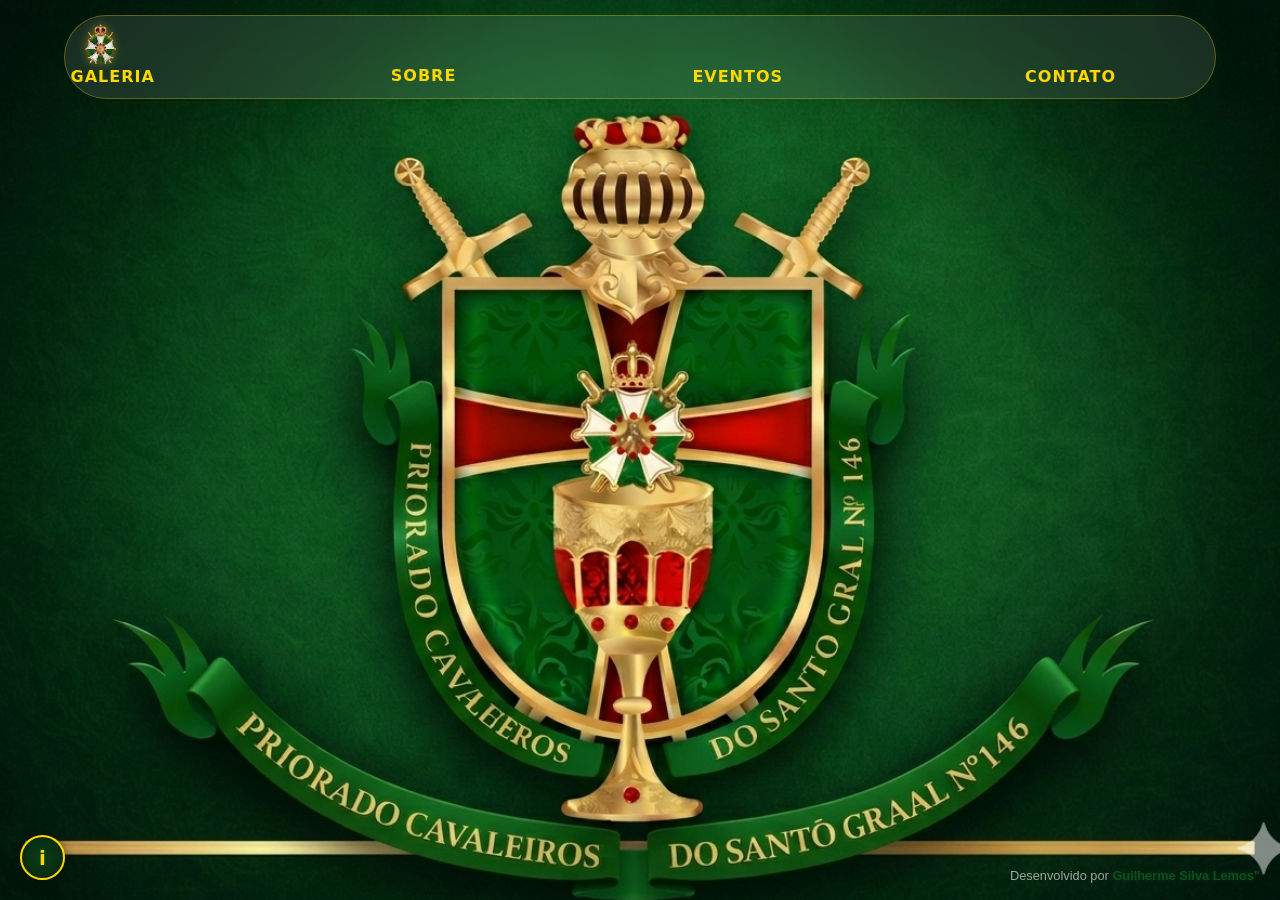
<file: index.html>
<!DOCTYPE html>
<html lang="en">
<head>
    <meta charset="UTF-8">
    <meta http-equiv="X-UA-Compatible" content="IE=edge">
    <meta name="viewport" content="width=device-width, initial-scale=1.0">
    <link rel="stylesheet" href="https://cdn.jsdelivr.net/npm/bootstrap-icons@1.13.1/font/bootstrap-icons.min.css">
    <link href="https://cdn.jsdelivr.net/npm/bootstrap@5.3.8/dist/css/bootstrap.min.css" rel="stylesheet" integrity="sha384-sRIl4kxILFvY47J16cr9ZwB07vP4J8+LH7qKQnuqkuIAvNWLzeN8tE5YBujZqJLB" crossorigin="anonymous">
    <title>Priorado 146</title>
    <link rel="stylesheet" href="styles.css">
</head>
<body>
        <div class="hero">
            <div class="navbar">
    <img src="brasao.png" alt="Logo Priorado" class="navbar-logo">
    <div class="nav-links">
        <button class="nav-btn" onclick="window.location.href='galeria.html'">Galeria</button>
        <a href="sobre.html" class="nav-btn" style="text-decoration: none; display: inline-block;">Sobre</a>
        <button class="nav-btn" onclick="window.location.href='evento.html'">Eventos</button>
        <button class="nav-btn" onclick="mostrarContatos()">Contato</button>
        <button class="nav-btn" onclick="window.location.href='honorificos.html'">Honoríficos</button>
    </div>
</div>
    <div class="modal fade" id="modalContato" tabindex="-1" aria-hidden="true">
      <div class="modal-dialog modal-lg modal-dialog-centered">
        <div class="modal-content text-white" style="background-image: url(fundo146.png); border: 2px solid #d4af37;">
          <div class="modal-header">
            <h5 class="modal-title">Contatos do Priorado</h5>
            <button type="button" class="btn-close btn-close-white" data-bs-dismiss="modal" aria-label="Close"></button>
          </div>
          <div class="modal-body">
            <div id="lista-contatos" class="row justify-content-center"></div>
          </div>
        </div>
      </div>
    </div>
    <link href="https://cdn.jsdelivr.net/npm/bootstrap@5.3.3/dist/css/bootstrap.min.css" rel="stylesheet">
    <script src="https://cdn.jsdelivr.net/npm/bootstrap@5.3.3/dist/js/bootstrap.bundle.min.js"></script>
    <script src="https://cdn.jsdelivr.net/npm/bootstrap@5.3.8/dist/js/bootstrap.bundle.min.js" integrity="sha384-ENjdO4Dr2bkBIFxQpeoTz1HIcje39Wm4jDKdf19U8gI4ddQ3GYNS7NTKfAdVQSZe" crossorigin="anonymous"></script>
    <script src="java.js"></script>
    <button class="btn-flutuante-info" onclick="mostrarReuniao()">i</button>
    <div class="assinatura-site">
    Desenvolvido por <span class="nome-assinatura">Guilherme Silva Lemos"</span>
</div>
</body>
</html>
</file>
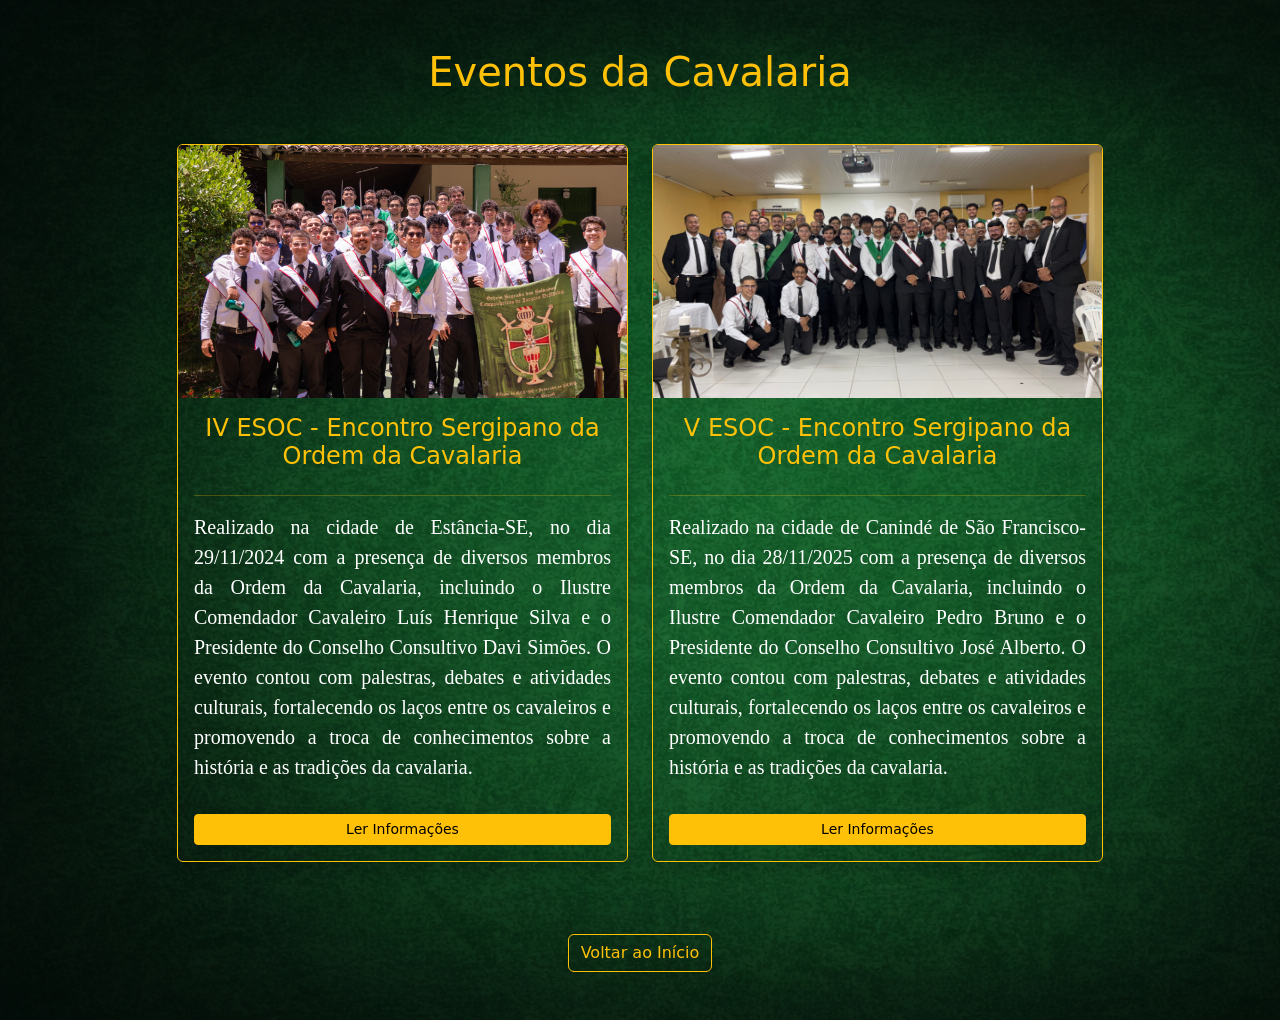
<file: evento.html>
<!DOCTYPE html>
<html lang="pt-br">
<head>
    <meta charset="UTF-8">
    <meta name="viewport" content="width=device-width, initial-scale=1.0">
    <link href="https://cdn.jsdelivr.net/npm/bootstrap@5.3.3/dist/css/bootstrap.min.css" rel="stylesheet">
    <link rel="stylesheet" href="styles.css">
    <title>Eventos - Priorado 146</title>
</head>
<body class="text-white" style="background-image: url('fundo146.png');">
    <div class="container mt-5">
        <h1 class="text-warning text-center mb-5">Eventos da Cavalaria</h1>

        <div class="row justify-content-center" id="container-eventos">
            </div>

        <div class="text-center mt-5 mb-5">
            <a href="index.html" class="btn btn-outline-warning">Voltar ao Início</a>
        </div>
    </div>

    <script src="https://cdn.jsdelivr.net/npm/bootstrap@5.3.3/dist/js/bootstrap.bundle.min.js"></script>
    <script src="evento.js"></script>
</body>
</html>
</file>
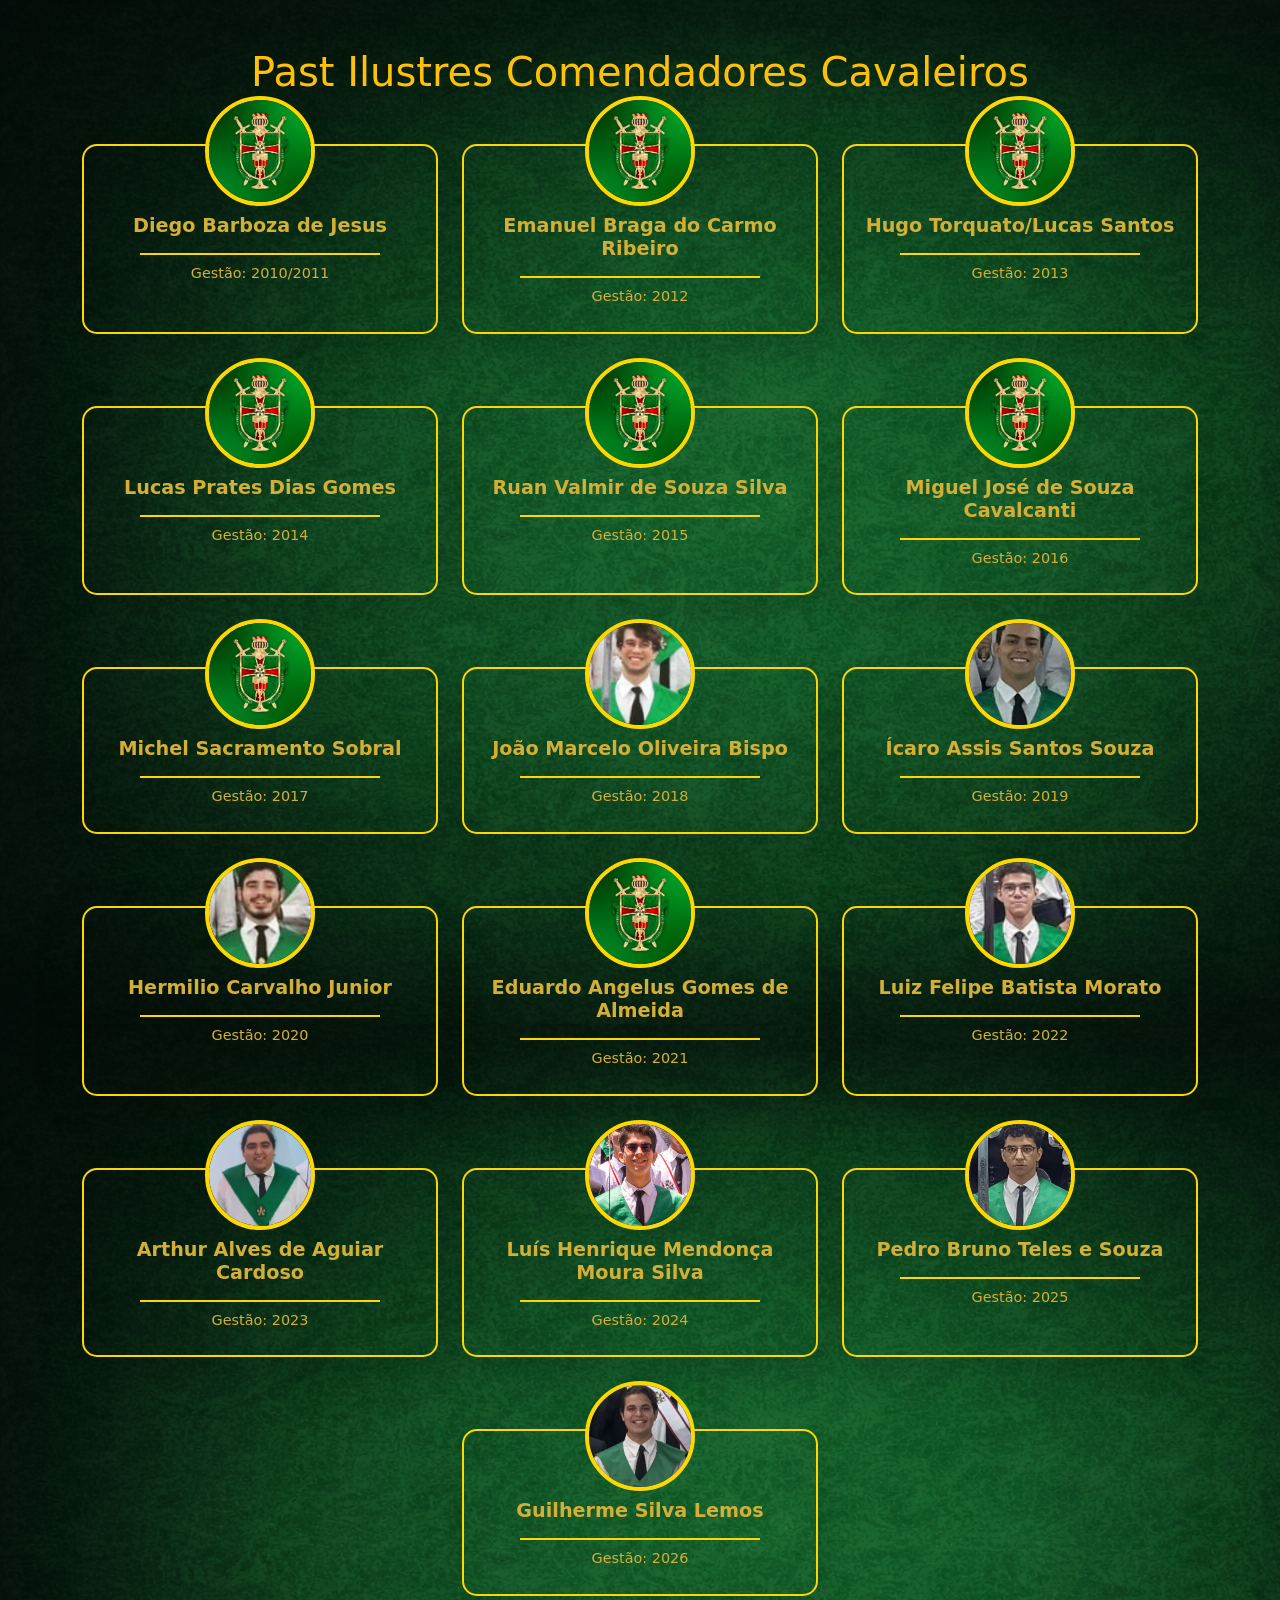
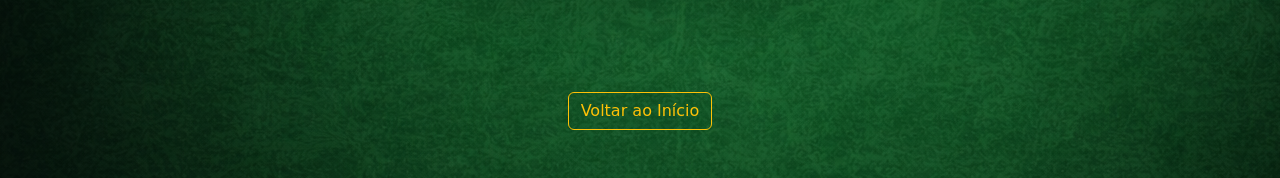
<file: galeria.html>
<!DOCTYPE html>
<html lang="pt-br">
<head>
    <meta charset="UTF-8">
    <meta name="viewport" content="width=device-width, initial-scale=1.0">
    <link href="https://cdn.jsdelivr.net/npm/bootstrap@5.3.3/dist/css/bootstrap.min.css" rel="stylesheet">
    <link rel="stylesheet" href="styles.css">
    <title>Galeria de Past ICCs - Priorado 146</title>
    <style>
        .card-lideranca {
            margin-top: 60px; 
            border-radius: 15px;
            border: 2px solid #ffc107; 
        }
        .foto-sobreposta {
            width: 120px;
            height: 120px;
            object-fit: cover;
            border-radius: 50%;
            border: 5px solid #ffc107; 
            position: absolute;
            top: -60px; 
            left: 50%;
            transform: translateX(-50%); 
            background-color: #212529; 
        }
        .card-body-lideranca {
            padding-top: 70px;
        }
    </style>
</head>
<body class="text-white" style="background-image: url('fundo146.png');">

    <div class="container mt-5">
        <h1 class="text-warning text-center mb-5">Past Ilustres Comendadores Cavaleiros</h1>

        <div id="container-liderancas" class="row row-cols-1 row-cols-md-3 g-4 justify-content-center">
            </div>

        <div class="text-center mt-5 mb-5">
            <a href="index.html" class="btn btn-outline-warning">Voltar ao Início</a>
        </div>
    </div>

    <script src="https://cdn.jsdelivr.net/npm/bootstrap@5.3.3/dist/js/bootstrap.bundle.min.js"></script>
    
    <script src="galeria.js"></script>
</body>
</html>
</file>
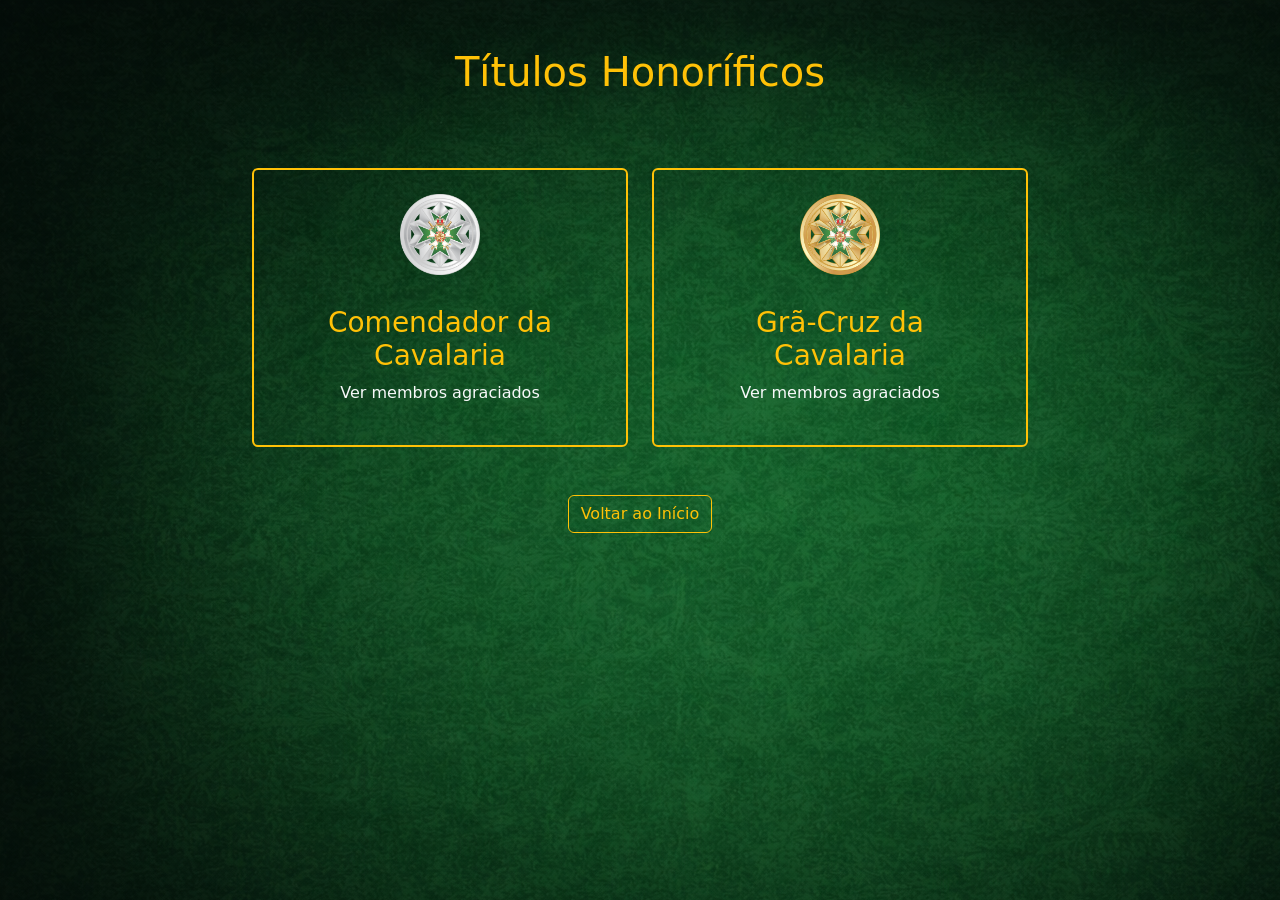
<file: honorificos.html>
<!DOCTYPE html>
<html lang="pt-br">
<head>
    <meta charset="UTF-8">
    <meta name="viewport" content="width=device-width, initial-scale=1.0">
    <link href="https://cdn.jsdelivr.net/npm/bootstrap@5.3.3/dist/css/bootstrap.min.css" rel="stylesheet">
    <link rel="stylesheet" href="styles.css">
    <title>Graus Honoríficos - Priorado 146</title>
    <style>
        .card-honorifico {
            transition: transform 0.3s;
            cursor: pointer;
            border: 2px solid #ffc107 !important; 
            background-color: transparent; 
            color: #ffc107; 
        }
        .card-honorifico:hover {
            transform: scale(1.05);
            box-shadow: 0 0 15px rgba(255, 215, 0, 0.5);
        }
        .logo-honorifico {
            max-width: 80px; /* Tamanho da logo */
            margin-bottom: 15px; /* Espaço abaixo da logo */
        }
    </style>
</head>
<body class="bg-dark text-white" style="background-image: url(fundo146.png);">
   <div class="container mt-5">
    <h1 class="text-warning text-center mb-5">Títulos Honoríficos</h1>
    
    <div class="row row-cols-1 row-cols-md-2 g-4 justify-content-center" style="max-width: 800px; margin: 0 auto;">
        <div class="col" onclick="window.location.href='lista.html?tipo=comendador'">
            <div class="card h-100 card-honorifico d-flex flex-column align-items-center justify-content-center p-4">
                <img src="Comendador.png" alt="Logo Comendador" class="logo-honorifico" onerror="this.src='https://via.placeholder.com/100?text=Comendador'">
                <div class="card-body text-center">
                    <h3 class="card-title">Comendador da Cavalaria</h3>
                    <p class="card-text text-light">Ver membros agraciados</p>
                </div>
            </div>
        </div>
        <div class="col" onclick="window.location.href='lista.html?tipo=graocruz'">
            <div class="card h-100 card-honorifico flex flex-column align-items-center justify-content-center p-4">
                <img src="gra.png" alt="Logo Grão-Cruz" class="logo-honorifico" onerror="this.src='https://via.placeholder.com/100?text=Grão-Cruz'">
                <div class="card-body text-center">
                    <h3 class="card-title">Grã-Cruz da Cavalaria</h3>
                    <p class="card-text text-light">Ver membros agraciados</p>
                </div>
            </div>
        </div>
    </div>

    <div class="text-center mt-5">
        <a href="index.html" class="btn btn-outline-warning">Voltar ao Início</a>
    </div>
</div>
    <script src="https://cdn.jsdelivr.net/npm/bootstrap@5.3.3/dist/js/bootstrap.bundle.min.js"></script>
    <script src="honorificos.js"></script>
</body>
</html>
</file>
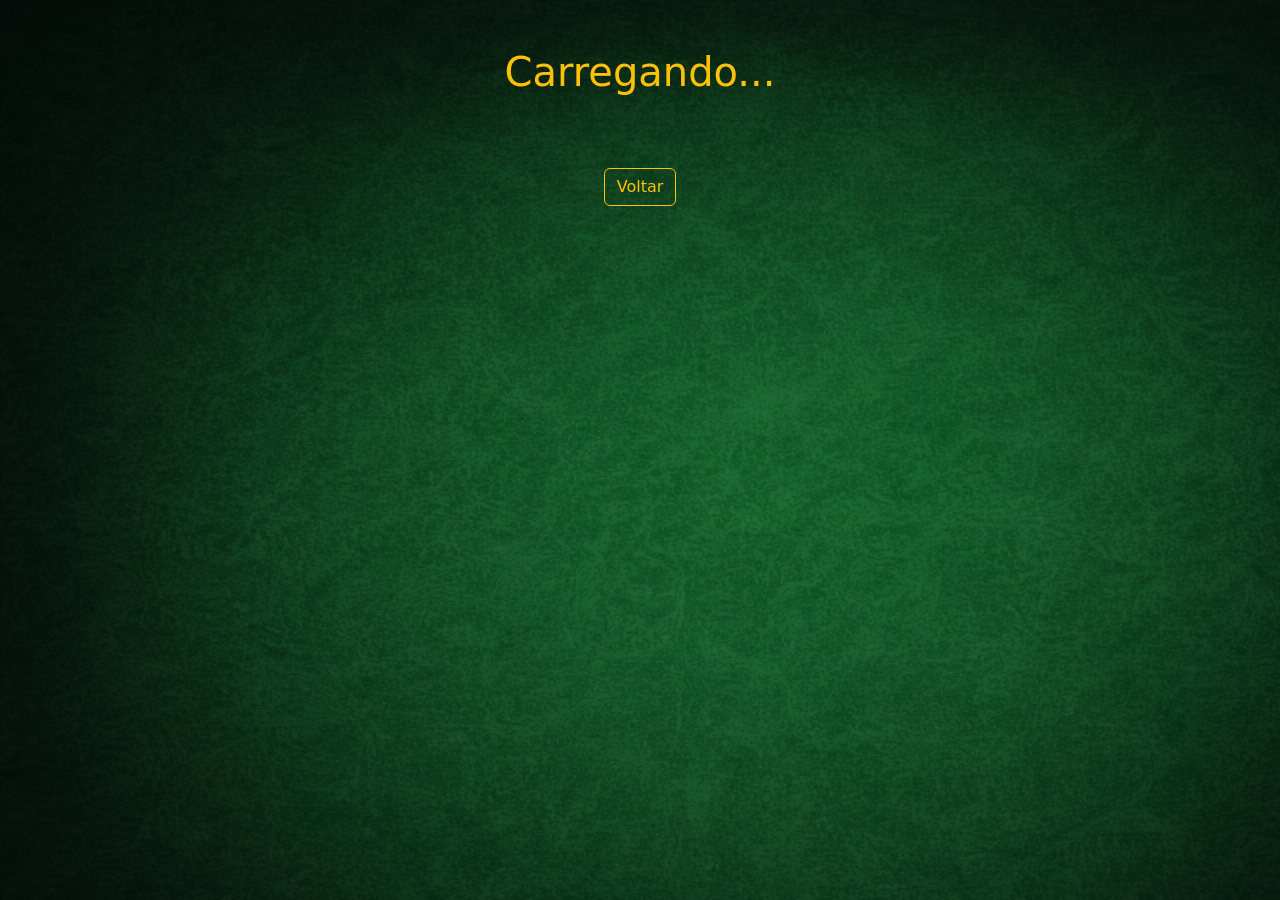
<file: lista.html>
<!DOCTYPE html>
<html lang="pt-br">
<head>
    <meta charset="UTF-8">
    <meta name="viewport" content="width=device-width, initial-scale=1.0">
    <link href="https://cdn.jsdelivr.net/npm/bootstrap@5.3.3/dist/css/bootstrap.min.css" rel="stylesheet">
    <link rel="stylesheet" href="styles.css">
    <title>Membros - Priorado 146</title>
</head>
<body class="text-white" style="background-image: url(fundo146.png);">
    <div class="container mt-5 text-center">
        <h1 id="titulo-pagina" class="text-warning mb-5">Carregando...</h1>

        <div id="container-membros" class="row row-cols-1 row-cols-md-3 g-4 justify-content-center"></div>

        <div class="mt-5 mb-5">
            <a href="honorificos.html" class="btn btn-outline-warning">Voltar</a>
        </div>
    </div>

    <script src="honorificos.js"></script>
</body>
</html>
</file>
<file: styles.css>
body {
    margin: 0px;
}

.hero {
    background-image: url("oficial.png");
    background-size: auto 102%;
    background-position: center;
    min-height: 100vh;
    width: 100%;
    position: relative; 
}

.navbar {
    position: absolute;
    top: 15px;
    left: 50%;
    transform: translateX(-50%);
    display: flex; 
    align-items: center; 
    width: 90%; 
    justify-content: space-between; 
    

    background: rgba(255, 255, 255, 0.1); 
    backdrop-filter: blur(15px);
    padding: 10px 30px; 
    border-radius: 50px; 
    border: 1px solid rgba(255, 215, 0, 0.3);
    z-index: 1000;
}

.nav-links {
    display: flex;
    gap: 230px; 
    margin-right: 35px;
}

.navbar-logo {
    height: 40px; 
    width: auto;
    margin-left: 20px; 
    filter: drop-shadow(0 0 5px rgba(255, 215, 0, 0.5));
    transition: all 0.3s ease;
}
.nav-btn {
    background: none;
    border: none; 
    color: #FFD700;
    font-size: 16px;
    font-weight: bold; 
    cursor: pointer; 
    letter-spacing: 1px; 
    text-transform: uppercase; 
    transition: all 0.3s ease;
}

.nav-btn {
    transition: all 0.4s cubic-bezier(0.25, 0.8, 0.25, 1);
    position: relative;
}
.nav-btn:nth-child(1):hover { color: #ffffff; text-shadow: 0 0 15px #ffd700; } /* Galeria - Azul */
.nav-btn:nth-child(2):hover { color: #ffffff; text-shadow: 0 0 15px #ffd700; } /* Sobre - Rosa/Vinho */
.nav-btn:nth-child(3):hover { color: #ffffff; text-shadow: 0 0 15px #ffd700; } /* Eventos - Esmeralda */
.nav-btn:nth-child(4):hover { color: #ffffff; text-shadow: 0 0 15px #ffd700; } /* Contato - Laranja */
.nav-btn:nth-child(5):hover { color: #ffffff; text-shadow: 0 0 15px #ffd700; } /* Honoríficos - Ouro */
.nav-btn:hover {
    color: #fff;
    text-shadow: 0 0 10px #FFD700; 
}


.entrar {
    background: linear-gradient(to bottom, #e6c068, #b8892d);
    padding: 10px 25px;
    border-radius: 8px;
    color: #4b2e05;
}
.assinatura-site {
    position: fixed;
    bottom: 15px;
    right: 20px;
    font-size: 0.8rem;
    color: rgba(255, 255, 255, 0.6); 
    font-family: 'Arial', sans-serif;
    z-index: 1000; 
    pointer-events: none; 
}

.nome-assinatura {
    color: #0e4e1f; 
    font-weight: bold;
    text-shadow: 0 0 5px rgb(11, 61, 24); 
}

.btn-flutuante-info {
    position: fixed;
    bottom: 20px;
    left: 20px; /* Canto inferior esquerdo */
    width: 45px;
    height: 45px;
    background-color: #0b3d18; /* Verde escuro institucional */
    border: 2px solid #FFD700; /* Dourado dos seus botões */
    color: #FFD700;
    border-radius: 50%;
    font-weight: bold;
    font-size: 20px;
    cursor: pointer;
    z-index: 1000;
    transition: transform 0.3s ease;
    box-shadow: 0 0 10px rgba(0,0,0,0.5);
}

.btn-flutuante-info {
    background: radial-gradient(circle, #0b3d18, #05240e);
    animation: pulse-gold 2s infinite; 
}

@keyframes pulse-gold {
    0% { box-shadow: 0 0 0 0 rgba(255, 215, 0, 0.4); }
    70% { box-shadow: 0 0 0 15px rgba(255, 215, 0, 0); }
    100% { box-shadow: 0 0 0 0 rgba(255, 215, 0, 0); }
}
</file>
